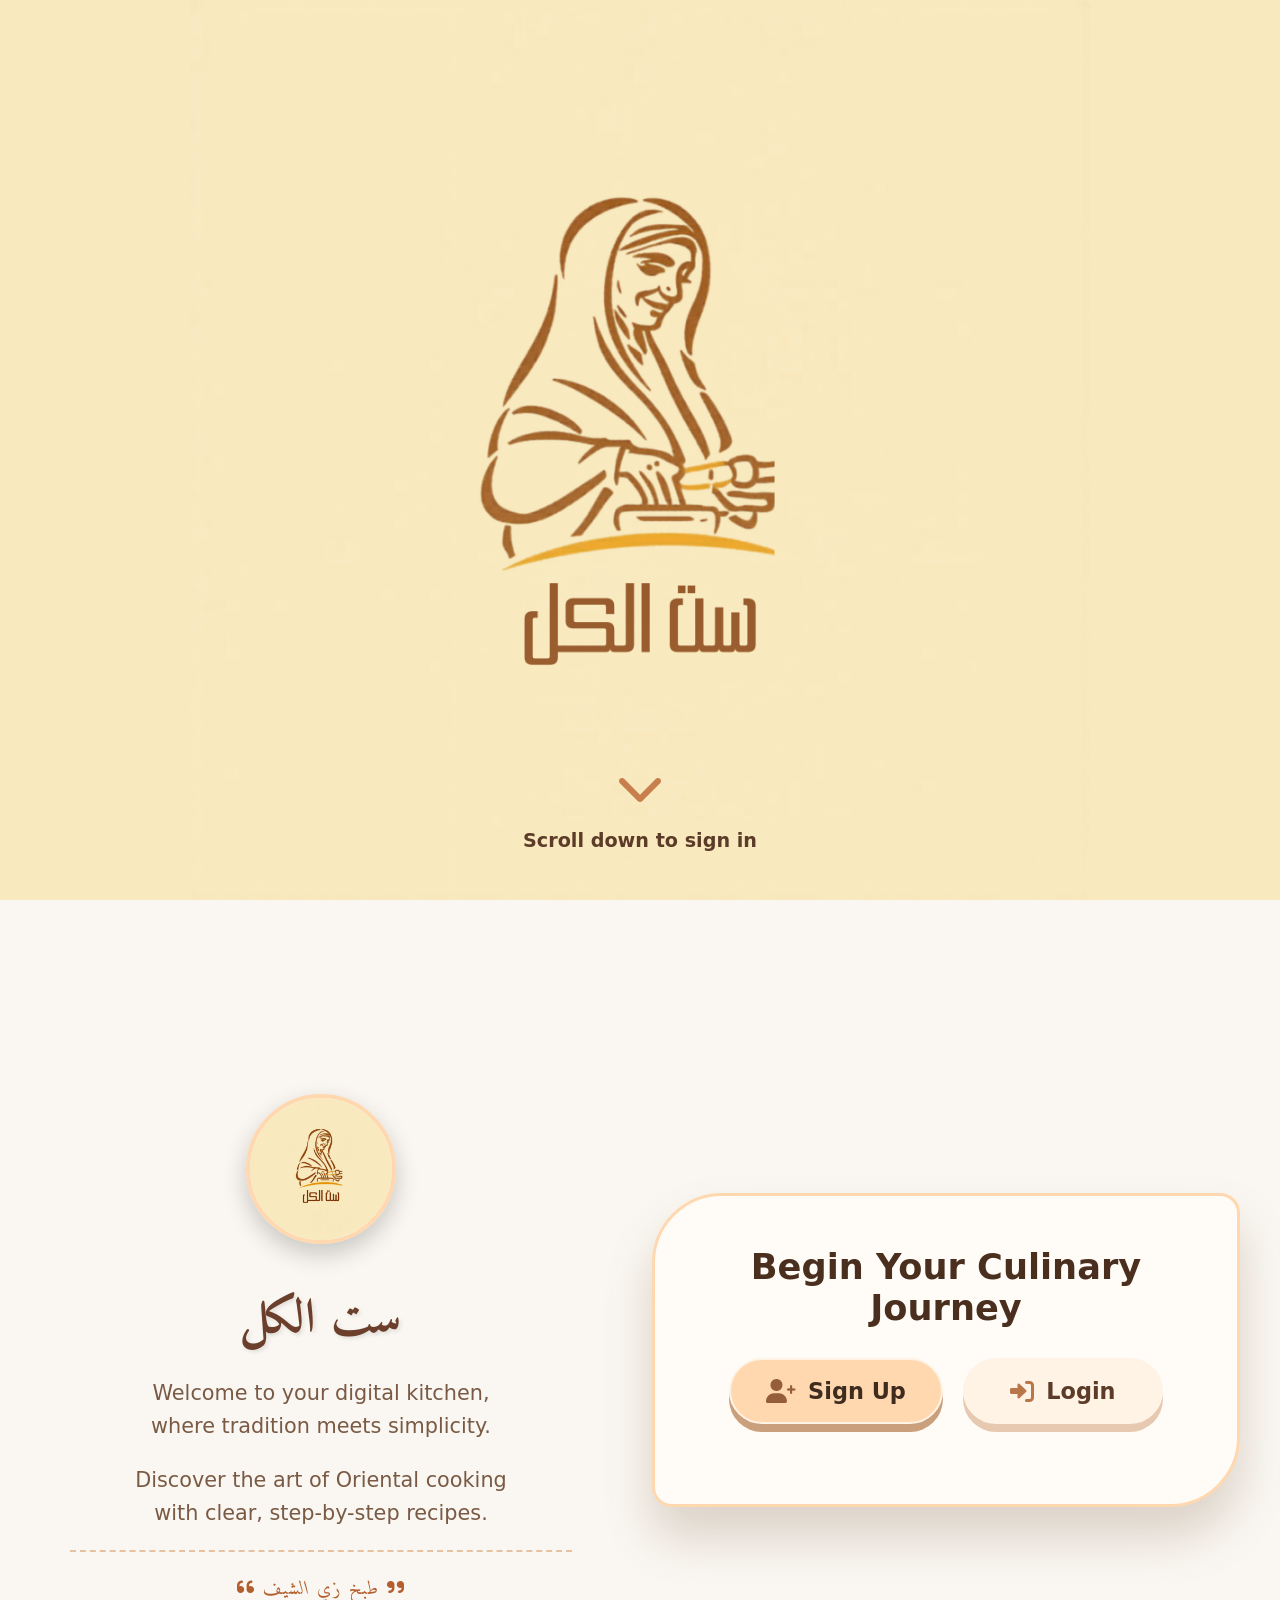
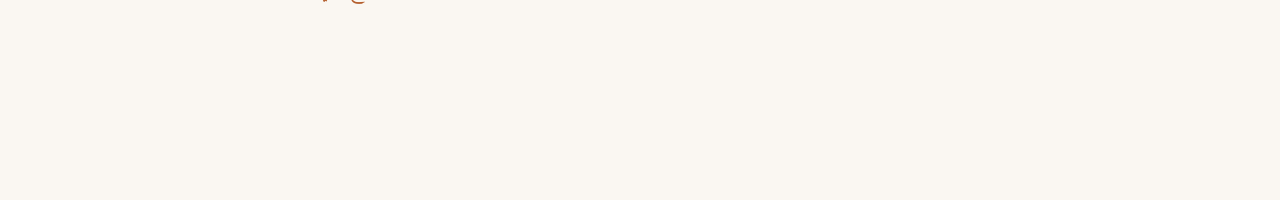
<file: Website/index.html>
<!DOCTYPE html>
<html lang="en">
<head>
    <meta charset="UTF-8">
    <meta name="viewport" content="width=device-width, initial-scale=1.0">
    <title>ست الكل · digital chef's guide</title>
    <link rel="stylesheet" href="https://cdnjs.cloudflare.com/ajax/libs/font-awesome/6.0.0-beta3/css/all.min.css">
    <link href="https://fonts.googleapis.com/css2?family=Amiri:wght@400;700&family=Scheherazade+New:wght@400;700&family=Lateef&display=swap" rel="stylesheet">
    <link rel="stylesheet" href="style.css">
</head>
<body>
    <!-- Hero Section -->
    <section class="hero-section">
        <div class="hero-image"></div>
        <div class="hero-overlay"></div>
        <div class="scroll-indicator" onclick="document.getElementById('signin').scrollIntoView({behavior: 'smooth'})">
            <i class="fas fa-chevron-down"></i>
            <p>Scroll down to sign in</p>
        </div>
    </section>

    <!-- Sign In Section -->
    <section id="signin" class="signin-section">
        <div class="signin-container">
            <div class="welcome-message">
                <div class="small-logo">
                    <img src="logoo.png" alt="ست الكل logo">
                </div>
                <h2 class="arabic-title">ست الكل</h2>
                <p>Welcome to your digital kitchen,<br>where tradition meets simplicity.</p>
                <p>Discover the art of Oriental cooking<br>with clear, step-by-step recipes.</p>
                <div class="quote">
                    <i class="fas fa-quote-left"></i> طبخ زي الشيف <i class="fas fa-quote-right"></i>
                </div>
            </div>
            <div class="signin-card">
                <h3>Begin Your Culinary Journey</h3>
                <div class="auth-buttons">
                    <button class="auth-btn-large" id="signupBtn">
                        <i class="fas fa-user-plus"></i> Sign Up
                    </button>
                    <button class="auth-btn-large secondary" id="loginBtn">
                        <i class="fas fa-sign-in-alt"></i> Login
                    </button>
                </div>
               
            </div>
        </div>
    </section>


    <!-- Main App -->
    <div id="mainApp">
        <div class="app-wrapper">
            <!-- Taskbar -->
            <div class="taskbar">
                <div class="logo-area" id="logoHomeBtn" title="Go to Home">
                    <div class="logo-icon">
                        <img src="logoo.png" alt="ست الكل logo">
                    </div>
                    <span class="site-name arabic-title">ست الكل</span>
                </div>

                <!-- Search Bar -->
                <div class="taskbar-search" id="taskbarSearchWrapper">
                    <input type="text" class="taskbar-search-input" id="taskbarSearchInput" placeholder="Search recipes…" autocomplete="off">
                    <i class="fas fa-search taskbar-search-icon"></i>
                    <div class="search-results-dropdown" id="searchResultsDropdown"></div>
                </div>

                <div class="user-actions">
                    <div class="favorites-container">
                        <button class="favorites-btn" id="favoritesBtn">
                            <i class="fas fa-heart"></i> Favorites
                            <span class="favorites-count" id="favoritesCount">0</span>
                        </button>
                        <div class="favorites-dropdown" id="favoritesDropdown">
                            <div class="favorites-header">
                                <h3>Your Favorite Recipes</h3>
                                <button class="clear-favorites" id="clearFavorites">Clear all</button>
                            </div>
                            <div class="favorites-list" id="favoritesList">
                                <div class="empty-favorites">No favorites yet. Start saving recipes!</div>
                            </div>
                        </div>
                    </div>
                    <button class="auth-btn" id="mainSignupBtn"><i class="fas fa-user-plus"></i> Sign up</button>
                    <button class="auth-btn" id="mainLoginBtn"><i class="fas fa-sign-in-alt"></i> Login</button>
                    <!-- Sign Out Button (hidden by default) -->
                    <button class="auth-btn" id="signOutBtn" style="display: none;"><i class="fas fa-sign-out-alt"></i> Sign Out</button>
                </div>
            </div>

            <!-- Admin Panel (hidden by default) -->
            <div id="adminPanel" class="admin-panel" style="display: none;">
                <div class="admin-header">
                    <h2><i class="fas fa-crown"></i> Admin Dashboard</h2>
                    <button class="close-admin" id="closeAdminBtn"><i class="fas fa-times"></i></button>
                </div>
                <div class="admin-tabs">
                    <button class="admin-tab active" data-tab="categories">Categories</button>
                    <button class="admin-tab" data-tab="recipes">Recipes</button>
                    <button class="admin-tab" data-tab="comments">Comments</button>
                </div>
                
                <!-- Categories Management -->
                <div id="adminCategories" class="admin-tab-content active">
                    <div class="admin-actions">
                        <button class="admin-action-btn" id="addCategoryBtn"><i class="fas fa-plus"></i> Add Category</button>
                    </div>
                    <div class="admin-list" id="categoriesList"></div>
                </div>

                <!-- Recipes Management -->
                <div id="adminRecipes" class="admin-tab-content">
                    <div class="admin-filters">
                        <select id="recipeCategoryFilter">
                            <option value="">All Categories</option>
                        </select>
                        <button class="admin-action-btn" id="addRecipeBtn"><i class="fas fa-plus"></i> Add Recipe</button>
                    </div>
                    <div class="admin-list" id="recipesList"></div>
                </div>

                <!-- Comments Management -->
                <div id="adminComments" class="admin-tab-content">
                    <div class="admin-filters">
                        <select id="commentRecipeFilter">
                            <option value="">All Recipes</option>
                        </select>
                    </div>
                    <div class="admin-list" id="adminCommentsList"></div>
                </div>
            </div>

            <!-- Category/Recipe Modals -->
            <div id="categoryModal" class="modal">
                <div class="modal-content">
                    <span class="close" onclick="closeModal('categoryModal')">&times;</span>
                    <h2 id="categoryModalTitle">Add Category</h2>
                    <form id="categoryForm" onsubmit="event.preventDefault(); saveCategory();">
                        <input type="hidden" id="categoryId">
                        
                        <label for="categoryName">Category Name:</label>
                        <input type="text" id="categoryName" required>
                        
                        <label for="categoryIcon">Icon (Font Awesome class):</label>
                        <input type="text" id="categoryIcon" value="fas fa-utensils" required>
                        <small>e.g., fas fa-leaf, fas fa-candy-cane, fas fa-truck</small>
                        
                        <button type="submit" class="auth-btn-large">Save Category</button>
                    </form>
                </div>
            </div>

            <div id="recipeModal" class="modal">
                <div class="modal-content recipe-modal">
                    <span class="close" onclick="closeModal('recipeModal')">&times;</span>
                    <h2 id="recipeModalTitle">Add Recipe</h2>
                    <form id="recipeForm" onsubmit="event.preventDefault(); saveRecipe();">
                        <input type="hidden" id="recipeId">
                        <input type="hidden" id="recipeCategoryKey">
                        
                        <div class="form-row">
                            <div class="form-group">
                                <label for="recipeName">Recipe Name:</label>
                                <input type="text" id="recipeName" required>
                            </div>
                            <div class="form-group">
                                <label for="recipeArabic">Arabic Name:</label>
                                <input type="text" id="recipeArabic" required>
                            </div>
                        </div>

                        <div class="form-row">
                            <div class="form-group">
                                <label for="recipeCategory">Category:</label>
                                <select id="recipeCategory" required></select>
                            </div>
                            <div class="form-group">
                                <label for="recipeTime">Prep Time:</label>
                                <input type="text" id="recipeTime" value="30 min" required>
                            </div>
                        </div>

                        <div class="form-row">
                            <div class="form-group">
                                <label for="recipeDifficulty">Difficulty:</label>
                                <select id="recipeDifficulty" required>
                                    <option value="Easy">Easy</option>
                                    <option value="Medium">Medium</option>
                                    <option value="Hard">Hard</option>
                                </select>
                            </div>
                            <div class="form-group">
                                <label for="recipeServings">Servings:</label>
                                <input type="text" id="recipeServings" value="4 servings" required>
                            </div>
                        </div>

                        <!-- NEW CALORIE FIELDS -->
                        <div class="form-row">
                            <div class="form-group">
                                <label for="recipeCalories">🔥 Calories (per serving):</label>
                                <input type="number" id="recipeCalories" value="400" required>
                            </div>
                            <div class="form-group">
                                <label for="recipeProtein">💪 Protein (g):</label>
                                <input type="number" id="recipeProtein" value="20" required>
                            </div>
                        </div>
                        <div class="form-row">
                            <div class="form-group">
                                <label for="recipeCarbs">🍚 Carbs (g):</label>
                                <input type="number" id="recipeCarbs" value="40" required>
                            </div>
                            <div class="form-group">
                                <label for="recipeFats">🥑 Fats (g):</label>
                                <input type="number" id="recipeFats" value="15" required>
                            </div>
                        </div>

                        <label for="recipeDescription">Description:</label>
                        <textarea id="recipeDescription" rows="3" required></textarea>

                        <label for="recipeEmoji">Emoji:</label>
                        <input type="text" id="recipeEmoji" value="🍽️" required>

                        <label for="recipeImage">Image Filename:</label>
                        <input type="text" id="recipeImage" placeholder="e.g., dish.jpeg">

                        <label for="recipeTags">Tags (comma separated):</label>
                        <input type="text" id="recipeTags" placeholder="Easy, Oriental, Quick" required>

                        <label for="recipeIngredients">Ingredients (one per line):</label>
                        <textarea id="recipeIngredients" rows="5" required></textarea>

                        <label for="recipeInstructions">Instructions (one per line):</label>
                        <textarea id="recipeInstructions" rows="8" required></textarea>

                        <button type="submit" class="auth-btn-large">Save Recipe</button>
                    </form>
                </div>
            </div>

            <!-- Welcome & Categories -->
            <div class="categories-welcome">
                ✨ Choose a category to begin your culinary journey ✨
            </div>

            <!-- Calorie Search - Collapsible -->
<div class="calorie-search-wrapper">
    <button class="calorie-toggle-btn" id="calorieToggleBtn">
        <i class="fas fa-fire-flame"></i>
        <span>Search by Calories</span>
        <i class="fas fa-chevron-down toggle-icon"></i>
    </button>
    
    <div class="calorie-search-container" id="calorieSearchContainer" style="display: none;">
        <div class="calorie-search-box">
            <h3><i class="fas fa-fire-flame"></i> Filter by Calories</h3>
            <div class="calorie-range">
                <div class="range-inputs">
                    <div class="input-group">
                        <label>Min (kcal)</label>
                        <input type="number" id="calorieMin" placeholder="0" value="0" min="0" max="680" step="1">
                    </div>
                    <span class="range-separator">—</span>
                    <div class="input-group">
                        <label>Max (kcal)</label>
                        <input type="number" id="calorieMax" placeholder="680" value="680" min="0" max="680" step="1">
                    </div>
                    <button id="applyCalorieFilter" class="calorie-filter-btn">
                        <i class="fas fa-search"></i> Search
                    </button>
                    <button id="clearCalorieFilter" class="calorie-clear-btn">
                        <i class="fas fa-times"></i> Clear
                    </button>
                </div>
                <div class="calorie-hint">
                    <i class="fas fa-info-circle"></i> 
                    <span>Showing recipes with <span id="calorieRangeDisplay">0 - 680</span> calories</span>
                </div>
            </div>
        </div>
    </div>
</div>

            <div class="category-icons" id="categoryIcons">
                <!-- Categories will be dynamically loaded -->
            </div>

            <!-- Back Button -->
            <button class="back-button" id="backButton" style="display: none;">
                <i class="fas fa-arrow-left"></i> Back to Categories
            </button>

            <!-- Categories Container -->
            <div id="categoriesContainer"></div>

            <!-- Recipe Detail Page -->
            <div id="recipeDetailPage" class="recipe-detail-page">
                <div class="detail-nav">
                    <button class="back-to-category" id="backToCategoryBtn">
                        <i class="fas fa-arrow-left"></i> Back
                    </button>
                    <div class="detail-actions">
                        <button class="detail-favorite-btn" id="detailFavoriteBtn">
                            <i class="far fa-heart"></i> Add to Favorites
                        </button>
                        <!-- Admin recipe actions (hidden by default) -->
                        <div class="admin-recipe-actions" id="adminRecipeActions" style="display: none;">
                            <button class="detail-edit-btn" id="editRecipeBtn"><i class="fas fa-edit"></i> Edit</button>
                            <button class="detail-delete-btn" id="deleteRecipeBtn"><i class="fas fa-trash"></i> Delete</button>
                        </div>
                    </div>
                </div>
                <div class="detail-header-section">
                    <span class="detail-category-tag" id="detailCategory">Street Food</span>
                    <h1 class="detail-title" id="detailTitle">Kebda (Liver Sandwich)</h1>
                    <div class="detail-title-arabic" id="detailArabic">كبدة</div>
                    <div class="detail-description" id="detailDescription">
                        Spiced sautéed liver with peppers and onions, served in a soft roll. Bold flavors, pure street food energy.
                    </div>
                    <!-- NEW CALORIE CARD -->
                    <div class="calorie-card" id="calorieCard">
                        <div class="calorie-header">
                            <i class="fas fa-fire-flame"></i>
                            <span class="calorie-value" id="detailCalories">0</span>
                            <span class="calorie-unit">kcal</span>
                            <span class="per-serving">per serving</span>
                        </div>
                        <div class="macro-row">
                            <div class="macro-item protein">
                                <i class="fas fa-dumbbell"></i>
                                <span class="macro-label">Protein</span>
                                <span class="macro-value" id="detailProtein">0</span>
                                <span class="macro-unit">g</span>
                            </div>
                            <div class="macro-item carbs">
                                <i class="fas fa-bread-slice"></i>
                                <span class="macro-label">Carbs</span>
                                <span class="macro-value" id="detailCarbs">0</span>
                                <span class="macro-unit">g</span>
                            </div>
                            <div class="macro-item fats">
                                <i class="fas fa-oil-can"></i>
                                <span class="macro-label">Fats</span>
                                <span class="macro-value" id="detailFats">0</span>
                                <span class="macro-unit">g</span>
                            </div>
                        </div>
                    </div>
                </div>
                <div class="detail-tags" id="detailTags"></div>
                <div class="detail-meta" id="detailMeta">
                    <span class="meta-item"><i class="far fa-clock"></i> <span id="detailTime">15 min</span></span>
                    <span class="meta-item"><i class="fas fa-utensils"></i> <span id="detailServings">4 servings</span></span>
                    <span class="meta-item"><i class="fas fa-chart-line"></i> <span id="detailDifficulty">Easy</span></span>
                </div>
                <div class="ingredients-section">
                    <h2 class="section-title">Ingredients</h2>
                    <ul class="ingredients-list" id="ingredientsList"></ul>
                </div>
                <div class="instructions-section">
                    <h2 class="section-title">Instructions</h2>
                    <ol class="instructions-list" id="instructionsList"></ol>
                </div>
                <div class="comments-section">
                    <div class="comments-header">
                        <h2 class="comments-title">Comments</h2>
                        <span class="comment-count" id="commentCount">0 comments</span>
                    </div>
                    <div class="comment-form" id="commentForm">
                        <textarea placeholder="Share your thoughts about this recipe..."></textarea>
                        <div class="comment-form-footer">
                            <div class="login-prompt" id="loginPrompt">
                                <a href="#" id="signInToComment">Sign in</a> to leave a comment
                            </div>
                            <button class="auth-btn" id="postCommentBtn" style="display: none;">Post Comment</button>
                        </div>
                    </div>
                    <div class="comments-list" id="commentsList">
                        <!-- Comments will be dynamically loaded here -->
                    </div>
                </div>
            </div>
            <footer>👩‍🍳 ست الكل — clear, structured recipes, just like a digital chef</footer>
        </div>
    </div>

    <!-- Sign Up Modal -->
    <div id="signupModal" class="modal">
        <div class="modal-content">
            <span class="close" onclick="closeModal('signupModal')">&times;</span>
            <h2>Sign Up</h2>
            <form id="signupForm" onsubmit="event.preventDefault(); handleSignup();">
                <label for="signupName">Name:</label>
                <input type="text" id="signupName" required>
                <span id="signupNameError" class="error"></span>

                <label for="signupEmail">Email:</label>
                <input type="email" id="signupEmail" required>
                <span id="signupEmailError" class="error"></span>

                <label for="signupPhone">Phone (optional):</label>
                <input type="text" id="signupPhone">
                <span id="signupPhoneError" class="error"></span>

                <label for="signupPassword">Password (min 6 characters):</label>
                <input type="password" id="signupPassword" required>
                <span id="signupPasswordError" class="error"></span>

                <label for="signupConfirm">Password Confirm:</label>
                <input type="password" id="signupConfirm" required>
                <span id="signupConfirmError" class="error"></span>

                <button type="submit" class="auth-btn-large">Create Account</button>
            </form>
        </div>
    </div>

    <!-- Login Modal -->
    <div id="loginModal" class="modal">
        <div class="modal-content">
            <span class="close" onclick="closeModal('loginModal')">&times;</span>
            <h2>Login</h2>
            <form id="loginForm" onsubmit="event.preventDefault(); handleLogin();">
                <label for="loginEmail">Email:</label>
                <input type="email" id="loginEmail" required>
                <span id="loginEmailError" class="error"></span>

                <label for="loginPassword">Password:</label>
                <input type="password" id="loginPassword" required>
                <span id="loginPasswordError" class="error"></span>

                <button type="submit" class="auth-btn-large">Log In</button>
            </form>
        </div>
    </div>

                <script src="script.js"></script>
</body>
</html>
</file>
<file: Website/style.css>
/* ========== RESET & BASE ========== */
* {
    margin: 0;
    padding: 0;
    box-sizing: border-box;
    font-family: 'Segoe UI', Roboto, system-ui, sans-serif;
}

body {
    background-color: #faf7f2;
    color: #2e241f;
    min-height: 100vh;
}

html {
    scroll-behavior: smooth;
}

/* ========== ARABIC FONT STYLES ========== */
.arabic-title, 
.site-name, 
.welcome-message h2,
.quote {
    font-family: 'Amiri', 'Scheherazade New', 'Lateef', 'Traditional Arabic', 'Times New Roman', serif;
    font-weight: 700;
    letter-spacing: 1px;
    text-rendering: optimizeLegibility;
    -webkit-font-smoothing: antialiased;
    -moz-osx-font-smoothing: grayscale;
}

.welcome-message h2 {
    font-size: 3.5rem;
    font-weight: 700;
    color: #000000;
    text-shadow: 2px 2px 4px rgba(0,0,0,0.1);
}

.site-name {
    font-size: 2.6rem;
    font-weight: 700;
    color: #000000;
    letter-spacing: 1px;
}

.quote {
    font-size: 1.4rem;
    font-weight: 400;
    color: #000000;
}

/* ========== HERO SECTION ========== */
.hero-section {
    height: 100vh;
    width: 100%;
    position: relative;
    display: flex;
    align-items: center;
    justify-content: center;
    background-color: #f8eabe;
    overflow: hidden;
}

.hero-image {
    position: absolute;
    top: 0;
    left: 0;
    width: 100%;
    height: 100%;
    background-image: url('logoo.png');
    background-size: contain;
    background-position: center center;
    background-repeat: no-repeat;
    z-index: 1;
}

.hero-overlay {
    position: absolute;
    top: 0;
    left: 0;
    width: 100%;
    height: 100%;
    background: linear-gradient(to bottom, rgba(248, 234, 190, 0.1), rgba(248, 234, 190, 0.3));
    z-index: 2;
}

.scroll-indicator {
    position: absolute;
    bottom: 40px;
    left: 50%;
    transform: translateX(-50%);
    z-index: 3;
    text-align: center;
    color: #6b3f2b;
    animation: bounce 2s infinite;
    cursor: pointer;
}

@keyframes bounce {
    0%, 20%, 50%, 80%, 100% { transform: translateY(0) translateX(-50%); }
    40% { transform: translateY(-30px) translateX(-50%); }
    60% { transform: translateY(-15px) translateX(-50%); }
}

.scroll-indicator i {
    font-size: 3rem;
    color: #c97e4d;
    text-shadow: 0 2px 10px rgba(248, 234, 190, 0.8);
}

.scroll-indicator p {
    font-size: 1.2rem;
    font-weight: 600;
    margin-top: 10px;
    background-color: rgba(248, 234, 190, 0.9);
    padding: 8px 20px;
    border-radius: 40px;
    backdrop-filter: blur(4px);
    color: #5c3b28;
}

/* ========== SIGN IN SECTION ========== */
.signin-section {
    min-height: 100vh;
    width: 100%;
    display: flex;
    align-items: center;
    justify-content: center;
    padding: 40px 20px;
    background-color: #faf7f2;
}

.signin-container {
    max-width: 1200px;
    width: 100%;
    display: flex;
    flex-direction: row;
    align-items: center;
    justify-content: center;
    gap: 50px;
    flex-wrap: wrap;
}

.welcome-message {
    flex: 1;
    min-width: 300px;
    text-align: center;
    padding: 30px;
}

.small-logo {
    margin-bottom: 30px;
}

.small-logo img {
    width: 150px;
    height: 150px;
    border-radius: 50%;
    object-fit: cover;
    border: 4px solid #ffd8b0;
    box-shadow: 0 10px 25px rgba(0,0,0,0.2);
}

.welcome-message h2 {
    font-size: 3rem;
    color: #6b3f2b;
    margin-bottom: 15px;
}

.welcome-message p {
    font-size: 1.3rem;
    color: #7a5a44;
    margin-bottom: 20px;
    line-height: 1.6;
}

.welcome-message .quote {
    font-style: italic;
    font-size: 1.2rem;
    color: #b45f2e;
    border-top: 2px dashed #e4c2a2;
    padding-top: 20px;
}

.signin-card {
    flex: 1;
    min-width: 400px;
    background-color: #fffcf7;
    border-radius: 70px 20px 70px 20px;
    padding: 50px 40px;
    box-shadow: 0 30px 50px rgba(100, 60, 30, 0.2);
    border: 3px solid #ffd8b0;
}

.signin-card h3 {
    font-size: 2.2rem;
    color: #4a2f1f;
    margin-bottom: 30px;
    text-align: center;
}

.auth-buttons {
    display: flex;
    gap: 20px;
    justify-content: center;
    flex-wrap: wrap;
    margin-bottom: 30px;
}

.auth-btn-large {
    background-color: #ffd8b0;
    border: none;
    padding: 18px 35px;
    border-radius: 50px;
    font-size: 1.4rem;
    font-weight: 600;
    color: #3f2c1e;
    cursor: pointer;
    box-shadow: 0 8px 0 #ca9f7c;
    transition: 0.1s ease;
    display: inline-flex;
    align-items: center;
    gap: 12px;
    border: 2px solid #fff3e6;
    min-width: 200px;
    justify-content: center;
}

.auth-btn-large i {
    font-size: 1.5rem;
    color: #965d3b;
}

.auth-btn-large:active {
    transform: translateY(6px);
    box-shadow: 0 2px 0 #ca9f7c;
}

.auth-btn-large.secondary {
    background-color: #fff3e6;
    color: #5c3b28;
    box-shadow: 0 8px 0 #e6c9b0;
}

.auth-btn-large.secondary i {
    color: #b8764b;
}

.admin-link {
    text-align: center;
    margin-top: 25px;
    padding-top: 25px;
    border-top: 2px dashed #e4c2a2;
}

.admin-link a {
    color: #b45f2e;
    font-weight: 600;
    text-decoration: none;
    font-size: 1.2rem;
    padding: 10px 25px;
    display: inline-block;
    background-color: #faf0e6;
    border-radius: 40px;
}

.admin-link a:hover {
    background-color: #ffd8b0;
}

/* ========== MAIN APP ========== */
#mainApp {
    display: none;
    opacity: 0;
    transition: opacity 0.4s;
    position: relative;
    min-height: 100vh;
}

#mainApp::before {
    content: '';
    position: fixed;
    top: 0;
    left: 0;
    width: 100%;
    height: 100%;
    background-image: url('background.jpeg');
    background-size: cover;
    background-position: center;
    background-repeat: no-repeat;
    background-attachment: fixed;
    opacity: 0.4;
    z-index: -1;
    pointer-events: none;
}

.app-wrapper {
    max-width: 1400px;
    margin: 0 auto;
    padding: 0 20px;
    position: relative;
    z-index: 2;
}

/* ========== TASKBAR - ALWAYS STICKY AT TOP ========== */
.taskbar {
    background-color: #ffd8b0 !important;
    padding: 10px 30px !important;
    border-radius: 0 0 40px 40px !important;
    display: flex !important;
    align-items: center !important;
    justify-content: space-between !important;
    flex-wrap: wrap !important;
    box-shadow: 0 6px 20px rgba(180, 120, 60, 0.35) !important;
    position: fixed !important;
    top: 0 !important;
    left: 0 !important;
    right: 0 !important;
    width: 100% !important;
    z-index: 999999 !important;
    transition: box-shadow 0.3s ease !important;
}
/* Spacer to prevent content from hiding under the fixed taskbar */
.taskbar-spacer {
    height: 90px;
    display: block;
    width: 100%;
}
/* Ensure the taskbar stays at the very top */
body {
    margin: 0 !important;
    padding: 0 !important;
    padding-top: 0 !important;
}

/* Add padding to app-wrapper so content doesn't hide under the fixed taskbar */
.app-wrapper {
    padding-top: 130px !important;
}

.logo-area {
    display: flex;
    align-items: center;
    gap: 15px;
    cursor: pointer;
    border-radius: 50px;
    padding: 4px 12px 4px 4px;
    transition: background-color 0.2s ease, transform 0.15s ease;
    text-decoration: none;
}

.logo-area:hover {
    background-color: rgba(255, 255, 255, 0.45);
    transform: scale(1.03);
}

/* ========== TASKBAR SEARCH BAR ========== */
.taskbar-search {
    display: flex;
    align-items: center;
    position: relative;
    flex: 1;
    max-width: 320px;
    margin: 0 20px;
}

.taskbar-search-input {
    width: 100%;
    padding: 10px 42px 10px 18px;
    border-radius: 40px;
    border: 2px solid #fff3e6;
    background-color: white;
    font-size: 0.95rem;
    color: #4a2f1f;
    outline: none;
    box-shadow: 0 2px 6px rgba(0,0,0,0.06);
    transition: border-color 0.2s, box-shadow 0.2s;
}

.taskbar-search-input:focus {
    border-color: #c97e4d;
    box-shadow: 0 3px 12px rgba(201, 126, 77, 0.2);
}

.taskbar-search-input::placeholder {
    color: #b89880;
}

.taskbar-search-icon {
    position: absolute;
    right: 14px;
    color: #c97e4d;
    font-size: 1rem;
    pointer-events: none;
}

/* Search Results Dropdown */
.search-results-dropdown {
    position: absolute;
    top: calc(100% + 8px);
    left: 0;
    right: 0;
    background: white;
    border-radius: 20px;
    box-shadow: 0 10px 30px rgba(100, 60, 30, 0.18);
    border: 2px solid #ffd8b0;
    max-height: 340px;
    overflow-y: auto;
    z-index: 2000;
    display: none;
}

.search-results-dropdown.visible {
    display: block;
}

.search-result-item {
    display: flex;
    align-items: center;
    gap: 12px;
    padding: 12px 18px;
    cursor: pointer;
    transition: background-color 0.15s;
    border-bottom: 1px solid #fff3e6;
}

.search-result-item:last-child {
    border-bottom: none;
}

.search-result-item:hover {
    background-color: #fff5eb;
}

.search-result-emoji {
    font-size: 1.5rem;
    width: 36px;
    text-align: center;
    flex-shrink: 0;
}

.search-result-info {
    flex: 1;
    min-width: 0;
}

.search-result-name {
    font-weight: 700;
    color: #4a2f1f;
    font-size: 0.95rem;
    white-space: nowrap;
    overflow: hidden;
    text-overflow: ellipsis;
}

.search-result-arabic {
    font-family: 'Amiri', serif;
    color: #b45f2e;
    font-size: 0.85rem;
}

.search-result-category {
    font-size: 0.75rem;
    background-color: #ffd8b0;
    color: #6b3f2b;
    padding: 3px 10px;
    border-radius: 20px;
    font-weight: 600;
    flex-shrink: 0;
}

.search-no-results {
    padding: 20px;
    text-align: center;
    color: #b89880;
    font-size: 0.95rem;
}

.search-no-results i {
    display: block;
    font-size: 1.8rem;
    margin-bottom: 8px;
    color: #ddb990;
}

@media (max-width: 768px) {
    .taskbar-search {
        order: 3;
        max-width: 100%;
        margin: 8px 0 0 0;
        flex-basis: 100%;
    }
    .taskbar {
        flex-wrap: wrap;
    }
}

.logo-icon img {
    width: 70px;
    height: 70px;
    border-radius: 50%;
    object-fit: cover;
    border: 3px solid #fff3e6;
    box-shadow: 0 4px 8px rgba(0,0,0,0.15);
}

.site-name {
    font-size: 2.4rem;
    font-weight: 700;
    color: #4a2f1f;
}

.user-actions {
    display: flex;
    gap: 15px;
    align-items: center;
}

.favorites-btn {
    background-color: white;
    border: none;
    padding: 10px 24px;
    border-radius: 40px;
    font-size: 1rem;
    font-weight: 600;
    color: #4a3729;
    cursor: pointer;
    box-shadow: 0 2px 6px rgba(0,0,0,0.05);
    display: flex;
    align-items: center;
    gap: 8px;
    border: 1px solid #ffeada;
    position: relative;
}

.favorites-btn i {
    color: #ff4d4d;
    font-size: 1.2rem;
}

.favorites-count {
    background-color: #ff4d4d;
    color: white;
    border-radius: 50%;
    width: 22px;
    height: 22px;
    display: flex;
    align-items: center;
    justify-content: center;
    font-size: 0.8rem;
    font-weight: bold;
    position: absolute;
    top: -5px;
    right: -5px;
}

.auth-btn {
    background-color: white;
    border: none;
    padding: 10px 24px;
    border-radius: 40px;
    font-size: 1rem;
    font-weight: 600;
    color: #4a3729;
    cursor: pointer;
    box-shadow: 0 2px 6px rgba(0,0,0,0.05);
    display: flex;
    align-items: center;
    gap: 8px;
    border: 1px solid #ffeada;
}

.auth-btn i {
    color: #c97e4d;
}

.admin-badge {
    background-color: #5e3c28;
    color: #ffd8b0;
    padding: 4px 12px;
    border-radius: 30px;
    font-size: 0.8rem;
    font-weight: 400;
    margin-right: 8px;
}

/* ========== FAVORITES DROPDOWN ========== */
.favorites-dropdown {
    position: absolute;
    top: 100%;
    right: 0;
    background-color: white;
    border-radius: 30px;
    box-shadow: 0 10px 30px rgba(0,0,0,0.15);
    padding: 20px;
    min-width: 300px;
    max-width: 400px;
    max-height: 400px;
    overflow-y: auto;
    z-index: 1000;
    display: none;
    border: 2px solid #ffd8b0;
    margin-top: 10px;
}

.favorites-dropdown.show {
    display: block;
}

.favorites-header {
    display: flex;
    justify-content: space-between;
    align-items: center;
    margin-bottom: 15px;
    padding-bottom: 10px;
    border-bottom: 2px dashed #e4c2a2;
}

.favorites-header h3 {
    font-size: 1.3rem;
    color: #4a2f1f;
}

.clear-favorites {
    background: none;
    border: none;
    color: #ff884d;
    cursor: pointer;
    font-size: 0.9rem;
    text-decoration: underline;
}

.favorites-list {
    list-style: none;
}

.favorite-item {
    display: flex;
    justify-content: space-between;
    align-items: center;
    padding: 10px;
    border-bottom: 1px solid #f5deca;
}

.favorite-item:last-child {
    border-bottom: none;
}

.favorite-info {
    display: flex;
    flex-direction: column;
}

.favorite-name {
    font-weight: 600;
    color: #4a2f1f;
}

.favorite-category {
    font-size: 0.8rem;
    color: #b45f2e;
}

.remove-favorite {
    background: none;
    border: none;
    color: #ff884d;
    cursor: pointer;
    font-size: 1rem;
}

.empty-favorites {
    text-align: center;
    color: #ab8a70;
    padding: 20px;
    font-style: italic;
}

/* ========== CATEGORIES ========== */
.categories-welcome {
    text-align: center;
    margin: 20px 0 40px;
    font-size: 1.8rem;
    color: #7a5a44;
    font-style: italic;
    background-color: rgba(255, 245, 235, 0.85);
    backdrop-filter: blur(5px);
    padding: 20px;
    border-radius: 60px;
    display: inline-block;
    width: auto;
    margin-left: auto;
    margin-right: auto;
    border: 2px solid #ffd8b0;
}

.category-icons {
    display: flex;
    justify-content: center;
    gap: 60px;
    flex-wrap: wrap;
    margin: 40px 0 50px;
    padding: 30px;
}

.category-icon-item {
    display: flex;
    flex-direction: column;
    align-items: center;
    cursor: pointer;
    transition: transform 0.3s ease;
    width: 250px;
}

.category-icon-item:hover {
    transform: translateY(-15px);
}

.icon-circle {
    width: 200px;
    height: 200px;
    background-color: rgba(255, 255, 255, 0.95);
    border-radius: 50%;
    display: flex;
    align-items: center;
    justify-content: center;
    margin-bottom: 20px;
    border: 5px solid #ffd8b0;
    box-shadow: 0 15px 30px rgba(201, 126, 77, 0.2);
    transition: all 0.3s ease;
    backdrop-filter: blur(5px);
    overflow: hidden;
}

.category-image {
    width: 100%;
    height: 100%;
    object-fit: cover;
    border-radius: 50%;
    transition: transform 0.3s ease;
}

.category-icon-item:hover .category-image {
    transform: scale(1.1);
}

.icon-circle i {
    font-size: 6rem;
    color: #c97e4d;
}

.icon-circle .icon-group {
    display: flex;
    gap: 15px;
}

.icon-circle .icon-group i {
    font-size: 4.5rem;
}

.category-icon-item span {
    font-size: 1.8rem;
    font-weight: 600;
    color: #4a3729;
    text-align: center;
    background-color: rgba(255, 245, 235, 0.85);
    backdrop-filter: blur(5px);
    padding: 8px 20px;
    border-radius: 40px;
    width: 100%;
    border: 2px solid #ffd8b0;
}

.back-button {
    display: inline-flex;
    align-items: center;
    gap: 10px;
    background-color: #ffd8b0;
    border: none;
    padding: 15px 30px;
    border-radius: 50px;
    font-size: 1.2rem;
    font-weight: 600;
    color: #3f2c1e;
    cursor: pointer;
    margin-bottom: 30px;
    box-shadow: 0 5px 0 #ca9f7c;
    transition: 0.1s ease;
}

.back-button i {
    font-size: 1.3rem;
}

.back-button:active {
    transform: translateY(5px);
    box-shadow: 0 0 0 #ca9f7c;
}

.back-button:hover {
    background-color: #ffcba0;
}

#categoriesContainer {
    margin-top: 30px;
    display: none;
}

#categoriesContainer.visible {
    display: block;
}

.category-section {
    margin: 40px 0 20px;
}

.category-title {
    font-size: 2.2rem;
    font-weight: 600;
    margin-bottom: 30px;
    border-left: 15px solid #ffb77a;
    padding-left: 25px;
    color: #3e2c1d;
    display: flex;
    align-items: center;
    gap: 15px;
    background-color: rgba(255, 245, 235, 0.85);
    backdrop-filter: blur(5px);
    padding: 15px 25px;
    border-radius: 60px;
    width: fit-content;
    border: 2px solid #ffd8b0;
}

.category-title i {
    color: #c97e4d;
    font-size: 2.5rem;
}

.category-title .icon-group {
    display: flex;
    align-items: center;
    gap: 8px;
}

.category-title .icon-group i {
    font-size: 2.3rem;
}

.recipe-grid {
    display: grid;
    grid-template-columns: repeat(3, 1fr);
    gap: 30px;
    padding: 20px 0 40px;
}

.recipe-card-grid {
    background: rgba(255, 255, 255, 0.95);
    backdrop-filter: blur(5px);
    border-radius: 60px 20px 60px 20px;
    box-shadow: 0 15px 25px -8px rgba(110, 70, 40, 0.2);
    overflow: hidden;
    transition: 0.2s;
    border: 1px solid #f5deca;
    cursor: pointer;
    display: flex;
    flex-direction: column;
}

.recipe-card-grid:hover {
    transform: translateY(-5px);
    box-shadow: 0 25px 35px -10px #bd8f6b;
}

/* ========== LARGER IMAGES ========== */
.recipe-img-grid {
    height: 250px;
    background-color: #ffd8b0;
    display: flex;
    align-items: center;
    justify-content: center;
    color: #6d4c34;
    font-size: 4rem;
    background-size: cover !important;
    background-position: center !important;
    background-repeat: no-repeat !important;
    border-bottom: 3px solid #ffd8b0;
}

.recipe-info-grid {
    padding: 25px 20px 25px;
}

.recipe-name-grid {
    font-weight: 700;
    font-size: 1.5rem;
    margin-bottom: 10px;
    color: #4a2f1f;
}

.recipe-name-arabic {
    font-size: 1.2rem;
    color: #b45f2e;
    margin-bottom: 15px;
    font-style: italic;
}

.recipe-description {
    font-size: 1rem;
    color: #7a5a44;
    margin: 15px 0;
    line-height: 1.5;
    min-height: 75px;
}

.recipe-meta-grid {
    display: flex;
    justify-content: space-between;
    align-items: center;
    color: #916b4d;
    font-size: 1rem;
    margin: 15px 0 10px;
    padding-top: 10px;
    border-top: 1px dashed #e4c2a2;
}

.time-badge, .difficulty-badge {
    display: flex;
    align-items: center;
    gap: 5px;
}

.servings {
    background-color: #ffd8b0;
    padding: 5px 15px;
    border-radius: 30px;
    font-size: 0.95rem;
    font-weight: 600;
    color: #4a2f1f;
    display: inline-block;
}

.favorite-icon {
    color: #ff884d;
    margin-top: 15px;
    font-size: 1.1rem;
    border-top: 1px dashed #e4c2a2;
    padding-top: 15px;
    display: flex;
    align-items: center;
    gap: 8px;
    transition: all 0.2s ease;
}

.favorite-icon i {
    font-size: 1.3rem;
}

.favorite-icon:hover {
    color: #ff4d4d;
}

.favorite-icon.active {
    color: #ff4d4d;
}

.favorite-icon.active i {
    font-weight: 900;
}

/* ========== RECIPE DETAIL PAGE ========== */
.recipe-detail-page {
    background-color: rgba(255, 255, 255, 0.95);
    backdrop-filter: blur(5px);
    border-radius: 60px 20px 60px 20px;
    padding: 40px;
    margin: 30px 0 50px;
    border: 3px solid #ffd8b0;
    box-shadow: 0 20px 40px rgba(0,0,0,0.1);
    display: none;
}

.recipe-detail-page.visible {
    display: block;
}

.detail-nav {
    display: flex;
    justify-content: space-between;
    align-items: center;
    margin-bottom: 30px;
    padding-bottom: 20px;
    border-bottom: 2px dashed #e4c2a2;
}

.back-to-category {
    display: flex;
    align-items: center;
    gap: 10px;
    background: none;
    border: none;
    color: #b45f2e;
    font-size: 1.2rem;
    font-weight: 600;
    cursor: pointer;
    padding: 10px 20px;
    border-radius: 40px;
    transition: all 0.2s ease;
}

.back-to-category:hover {
    background-color: #ffd8b0;
    color: #4a2f1f;
}

.detail-favorite-btn {
    display: flex;
    align-items: center;
    gap: 8px;
    background-color: white;
    border: 2px solid #ffd8b0;
    padding: 12px 25px;
    border-radius: 40px;
    font-size: 1.1rem;
    font-weight: 600;
    color: #4a3729;
    cursor: pointer;
    transition: all 0.2s ease;
}

.detail-favorite-btn i {
    color: #ff4d4d;
    font-size: 1.3rem;
}

.detail-favorite-btn:hover {
    background-color: #ffe1c6;
    transform: scale(1.05);
}

.detail-favorite-btn.active {
    background-color: #ffe1c6;
}

.detail-header-section {
    margin-bottom: 30px;
}

.detail-category-tag {
    display: inline-block;
    background-color: #ffd8b0;
    padding: 8px 20px;
    border-radius: 40px;
    font-size: 1rem;
    font-weight: 600;
    color: #4a2f1f;
    margin-bottom: 15px;
}

.detail-title {
    font-size: 3rem;
    color: #4a2f1f;
    margin-bottom: 15px;
    line-height: 1.2;
}

.detail-title-arabic {
    font-size: 1.8rem;
    color: #b45f2e;
    margin-bottom: 20px;
    font-style: italic;
}

.detail-description {
    font-size: 1.2rem;
    color: #7a5a44;
    line-height: 1.6;
    margin-bottom: 25px;
    padding: 20px;
    background-color: rgba(255, 216, 176, 0.2);
    border-radius: 30px;
    border-left: 5px solid #ffb77a;
}

.detail-tags {
    display: flex;
    gap: 15px;
    flex-wrap: wrap;
    margin-bottom: 30px;
}

.tag {
    background-color: #f0e2d2;
    padding: 8px 20px;
    border-radius: 40px;
    font-size: 1rem;
    font-weight: 600;
    color: #4a2f1f;
    display: flex;
    align-items: center;
    gap: 8px;
}

.tag i {
    color: #c97e4d;
}

.detail-meta {
    display: flex;
    gap: 30px;
    flex-wrap: wrap;
    margin-bottom: 40px;
    padding: 20px;
    background-color: rgba(255, 216, 176, 0.15);
    border-radius: 50px;
}

.meta-item {
    display: flex;
    align-items: center;
    gap: 10px;
    font-size: 1.1rem;
    color: #4a2f1f;
}

.meta-item i {
    font-size: 1.3rem;
    color: #c97e4d;
}

.ingredients-section {
    margin-bottom: 40px;
}

.section-title {
    font-size: 2rem;
    color: #4a2f1f;
    margin-bottom: 20px;
    border-left: 10px solid #ffb77a;
    padding-left: 20px;
}

.ingredients-list {
    list-style: none;
    display: grid;
    grid-template-columns: repeat(2, 1fr);
    gap: 15px;
}

.ingredient-item {
    display: flex;
    align-items: center;
    gap: 10px;
    padding: 10px 15px;
    background-color: rgba(255, 245, 235, 0.5);
    border-radius: 40px;
    font-size: 1.1rem;
    color: #4a2f1f;
}

.ingredient-item i {
    color: #c97e4d;
    font-size: 0.8rem;
}

.instructions-section {
    margin-bottom: 40px;
}

.instructions-list {
    list-style: none;
    counter-reset: instruction-counter;
}

.instruction-item {
    display: flex;
    gap: 20px;
    padding: 20px;
    margin-bottom: 15px;
    background-color: rgba(255, 245, 235, 0.5);
    border-radius: 60px;
    counter-increment: instruction-counter;
}

.instruction-number {
    width: 40px;
    height: 40px;
    background-color: #ffb77a;
    color: white;
    border-radius: 50%;
    display: flex;
    align-items: center;
    justify-content: center;
    font-weight: bold;
    font-size: 1.2rem;
    flex-shrink: 0;
}

.instruction-text {
    font-size: 1.1rem;
    color: #4a2f1f;
    line-height: 1.6;
    flex: 1;
}

/* ========== COMMENTS SECTION ========== */
.comments-section {
    margin-top: 50px;
    padding-top: 30px;
    border-top: 3px dashed #e4c2a2;
}

.comments-header {
    display: flex;
    justify-content: space-between;
    align-items: center;
    margin-bottom: 20px;
}

.comments-title {
    font-size: 1.8rem;
    color: #4a2f1f;
}

.comment-count {
    background-color: #ffd8b0;
    padding: 5px 15px;
    border-radius: 40px;
    font-size: 1rem;
    font-weight: 600;
    color: #4a2f1f;
}

.comment-form {
    margin-bottom: 30px;
    background-color: white;
    border-radius: 40px;
    padding: 20px;
    border: 2px solid #ffd8b0;
}

.comment-form textarea {
    width: 100%;
    padding: 15px;
    border: 2px dashed #e4c2a2;
    border-radius: 30px;
    font-size: 1rem;
    font-family: inherit;
    resize: vertical;
    min-height: 100px;
    margin-bottom: 15px;
    background-color: rgba(255, 245, 235, 0.3);
}

.comment-form textarea:focus {
    outline: none;
    border-color: #ffb77a;
    background-color: white;
}

.comment-form-footer {
    display: flex;
    justify-content: flex-end;
    align-items: center;
    gap: 15px;
}

.login-prompt {
    color: #7a5a44;
    font-size: 1rem;
}

.login-prompt a {
    color: #b45f2e;
    font-weight: 600;
    text-decoration: none;
}

.login-prompt a:hover {
    text-decoration: underline;
}

/* Post Comment button — matches back-to-category colour */
#postCommentBtn {
    background-color: transparent;
    border: 2px solid #b45f2e;
    color: #b45f2e;
    padding: 10px 24px;
    border-radius: 40px;
    font-size: 1rem;
    font-weight: 600;
    cursor: pointer;
    display: inline-flex;
    align-items: center;
    gap: 8px;
    transition: all 0.2s ease;
}

#postCommentBtn:hover {
    background-color: #ffd8b0;
    color: #4a2f1f;
    border-color: #ffd8b0;
}

.comments-list {
    margin-top: 20px;
}

.no-comments {
    text-align: center;
    padding: 40px;
    background-color: rgba(255, 245, 235, 0.5);
    border-radius: 40px;
    color: #ab8a70;
    font-style: italic;
    font-size: 1.1rem;
}

.comment-item {
    background-color: white;
    padding: 20px;
    border-radius: 40px;
    margin-bottom: 15px;
    border: 1px solid #f5deca;
    position: relative;
}

.comment-header {
    display: flex;
    justify-content: space-between;
    align-items: center;
    margin-bottom: 10px;
    padding-bottom: 10px;
    border-bottom: 1px dashed #e4c2a2;
}

.comment-author {
    display: flex;
    align-items: center;
    gap: 10px;
}

.comment-author-avatar {
    width: 40px;
    height: 40px;
    background-color: #ffd8b0;
    border-radius: 50%;
    display: flex;
    align-items: center;
    justify-content: center;
    color: #4a2f1f;
    font-weight: bold;
    font-size: 1.2rem;
}

.comment-author-name {
    font-weight: 600;
    color: #4a2f1f;
    font-size: 1.1rem;
}

.comment-date {
    color: #ab8a70;
    font-size: 0.9rem;
}

.comment-text {
    color: #7a5a44;
    line-height: 1.6;
    font-size: 1rem;
    padding: 0 5px;
}

.comment-actions {
    display: flex;
    justify-content: flex-end;
    gap: 15px;
    margin-top: 10px;
    padding-top: 10px;
    border-top: 1px dashed #e4c2a2;
}

.comment-action {
    background: none;
    border: none;
    color: #ab8a70;
    font-size: 0.9rem;
    cursor: pointer;
    display: flex;
    align-items: center;
    gap: 5px;
    transition: color 0.2s ease;
}

.comment-action:hover {
    color: #b45f2e;
}

.comment-action i {
    font-size: 0.9rem;
}

/* ========== FOOTER ========== */
footer {
    text-align: center;
    margin: 60px 0 30px;
    color: #ab8a70;
    font-size: 1.1rem;
    background-color: rgba(255, 245, 235, 0.85);
    backdrop-filter: blur(5px);
    padding: 20px;
    border-radius: 60px;
    border: 2px solid #ffd8b0;
}

/* ========== MODAL STYLES ========== */
.modal {
    display: none;
    position: fixed;
    z-index: 9999;
    left: 0;
    top: 0;
    width: 100%;
    height: 100%;
    background-color: rgba(0,0,0,0.5);
    backdrop-filter: blur(5px);
    align-items: center;
    justify-content: center;
}

.modal-content {
    background-color: #fffcf7;
    margin: auto;
    padding: 30px;
    border-radius: 60px 20px 60px 20px;
    width: 90%;
    max-width: 500px;
    box-shadow: 0 20px 40px rgba(0,0,0,0.3);
    border: 3px solid #ffd8b0;
    position: relative;
}

.close {
    position: absolute;
    right: 25px;
    top: 15px;
    font-size: 28px;
    font-weight: bold;
    color: #b45f2e;
    cursor: pointer;
}

.close:hover {
    color: #ff4d4d;
}

.modal h2 {
    color: #4a2f1f;
    margin-bottom: 20px;
    text-align: center;
    font-size: 2rem;
}

.modal form {
    display: flex;
    flex-direction: column;
    gap: 15px;
}

.modal label {
    font-weight: 600;
    color: #4a2f1f;
}

.modal input {
    padding: 12px 15px;
    border: 2px solid #ffd8b0;
    border-radius: 40px;
    font-size: 1rem;
    background-color: #fff3e6;
}

.modal input:focus {
    outline: none;
    border-color: #ffb77a;
    background-color: white;
}

.error {
    color: #ff4d4d;
    font-size: 0.9rem;
    margin-top: -8px;
    margin-bottom: 5px;
    padding-left: 15px;
}
/* Add these styles to the existing style.css file */

/* ========== ADMIN PANEL ========== */
.admin-panel {
    background-color: rgba(255, 255, 255, 0.98);
    backdrop-filter: blur(10px);
    border-radius: 60px 20px 60px 20px;
    padding: 30px;
    margin: 20px 0 40px;
    border: 4px solid #c97e4d;
    box-shadow: 0 20px 40px rgba(0,0,0,0.2);
    position: relative;
}

.admin-header {
    display: flex;
    justify-content: space-between;
    align-items: center;
    margin-bottom: 25px;
    padding-bottom: 15px;
    border-bottom: 3px dashed #e4c2a2;
}

.admin-header h2 {
    font-size: 2.2rem;
    color: #4a2f1f;
    display: flex;
    align-items: center;
    gap: 15px;
}

.admin-header h2 i {
    color: #c97e4d;
}

.close-admin {
    background: none;
    border: none;
    font-size: 2rem;
    color: #c97e4d;
    cursor: pointer;
    width: 50px;
    height: 50px;
    border-radius: 50%;
    display: flex;
    align-items: center;
    justify-content: center;
    transition: all 0.2s ease;
}

.close-admin:hover {
    background-color: #ffd8b0;
    color: #ff4d4d;
}

.admin-tabs {
    display: flex;
    gap: 15px;
    margin-bottom: 30px;
    border-bottom: 2px solid #ffd8b0;
    padding-bottom: 15px;
}

.admin-tab {
    background: none;
    border: none;
    padding: 12px 30px;
    font-size: 1.2rem;
    font-weight: 600;
    color: #7a5a44;
    cursor: pointer;
    border-radius: 40px;
    transition: all 0.2s ease;
    position: relative;
}

.admin-tab:hover {
    background-color: #fff3e6;
    color: #4a2f1f;
}

.admin-tab.active {
    background-color: #ffd8b0;
    color: #4a2f1f;
}

.admin-tab.active::after {
    content: '';
    position: absolute;
    bottom: -17px;
    left: 50%;
    transform: translateX(-50%);
    width: 10px;
    height: 10px;
    background-color: #ffd8b0;
    border-radius: 50%;
}

.admin-tab-content {
    display: none;
}

.admin-tab-content.active {
    display: block;
}

.admin-actions {
    display: flex;
    justify-content: flex-end;
    margin-bottom: 25px;
}

.admin-filters {
    display: flex;
    justify-content: space-between;
    align-items: center;
    margin-bottom: 25px;
    gap: 20px;
}

.admin-filters select {
    padding: 12px 25px;
    border: 2px solid #ffd8b0;
    border-radius: 40px;
    font-size: 1rem;
    background-color: white;
    color: #4a2f1f;
    min-width: 250px;
}

.admin-filters select:focus {
    outline: none;
    border-color: #c97e4d;
}

.admin-action-btn {
    background-color: #c97e4d;
    border: none;
    padding: 12px 30px;
    border-radius: 40px;
    font-size: 1.1rem;
    font-weight: 600;
    color: white;
    cursor: pointer;
    display: inline-flex;
    align-items: center;
    gap: 10px;
    transition: all 0.2s ease;
    border: 2px solid transparent;
}

.admin-action-btn:hover {
    background-color: #b45f2e;
    transform: translateY(-2px);
    box-shadow: 0 5px 15px rgba(201, 126, 77, 0.3);
}

.admin-action-btn i {
    font-size: 1.1rem;
}

.admin-list {
    display: flex;
    flex-direction: column;
    gap: 15px;
    max-height: 500px;
    overflow-y: auto;
    padding: 10px;
}

.admin-list-item {
    background-color: #fff3e6;
    border-radius: 30px;
    padding: 20px;
    display: flex;
    justify-content: space-between;
    align-items: center;
    border: 2px solid #ffd8b0;
    transition: all 0.2s ease;
}

.admin-list-item:hover {
    transform: translateX(5px);
    box-shadow: 0 5px 15px rgba(0,0,0,0.1);
}

.admin-item-info h4 {
    font-size: 1.3rem;
    color: #4a2f1f;
    margin-bottom: 5px;
}

.admin-item-info p {
    color: #7a5a44;
    font-size: 0.95rem;
}

.admin-item-actions {
    display: flex;
    gap: 10px;
}

.admin-item-btn {
    background: none;
    border: none;
    width: 45px;
    height: 45px;
    border-radius: 50%;
    display: flex;
    align-items: center;
    justify-content: center;
    font-size: 1.2rem;
    cursor: pointer;
    transition: all 0.2s ease;
}

.admin-item-btn.edit {
    color: #c97e4d;
    background-color: #ffeada;
}

.admin-item-btn.edit:hover {
    background-color: #c97e4d;
    color: white;
}

.admin-item-btn.delete {
    color: #ff4d4d;
    background-color: #ffe6e6;
}

.admin-item-btn.delete:hover {
    background-color: #ff4d4d;
    color: white;
}

.admin-item-btn.reply {
    color: #4CAF50;
    background-color: #E8F5E9;
}

.admin-item-btn.reply:hover {
    background-color: #4CAF50;
    color: white;
}

/* Recipe Modal - Larger size */
.recipe-modal {
    max-width: 800px !important;
    max-height: 80vh;
    overflow-y: auto;
}

.form-row {
    display: grid;
    grid-template-columns: 1fr 1fr;
    gap: 20px;
}

.form-group {
    display: flex;
    flex-direction: column;
    gap: 8px;
}

.modal textarea {
    padding: 12px 15px;
    border: 2px solid #ffd8b0;
    border-radius: 20px;
    font-size: 1rem;
    font-family: inherit;
    background-color: #fff3e6;
    resize: vertical;
}

.modal textarea:focus {
    outline: none;
    border-color: #ffb77a;
    background-color: white;
}

.modal small {
    color: #7a5a44;
    margin-top: -8px;
    margin-bottom: 10px;
    display: block;
}

/* Admin recipe actions in detail view */
.detail-actions {
    display: flex;
    gap: 15px;
    align-items: center;
}

.admin-recipe-actions {
    display: flex;
    gap: 10px;
}

.detail-edit-btn, .detail-delete-btn {
    display: flex;
    align-items: center;
    gap: 8px;
    background-color: white;
    border: 2px solid #c97e4d;
    padding: 12px 25px;
    border-radius: 40px;
    font-size: 1.1rem;
    font-weight: 600;
    cursor: pointer;
    transition: all 0.2s ease;
}

.detail-edit-btn {
    color: #c97e4d;
}

.detail-edit-btn:hover {
    background-color: #c97e4d;
    color: white;
}

.detail-delete-btn {
    color: #ff4d4d;
    border-color: #ff4d4d;
}

.detail-delete-btn:hover {
    background-color: #ff4d4d;
    color: white;
}

/* Reply form in comments */
.reply-form {
    margin-top: 15px;
    padding: 15px;
    background-color: #fff3e6;
    border-radius: 30px;
    display: none;
}

.reply-form.show {
    display: block;
}

.reply-form textarea {
    width: 100%;
    padding: 12px;
    border: 2px solid #ffd8b0;
    border-radius: 20px;
    font-size: 1rem;
    margin-bottom: 10px;
    resize: vertical;
}

.reply-actions {
    display: flex;
    gap: 10px;
    justify-content: flex-end;
}

.reply-submit, .reply-cancel {
    padding: 8px 20px;
    border: none;
    border-radius: 30px;
    font-weight: 600;
    cursor: pointer;
    transition: all 0.2s ease;
}

.reply-submit {
    background-color: #c97e4d;
    color: white;
}

.reply-submit:hover {
    background-color: #b45f2e;
}

.reply-cancel {
    background-color: #e4c2a2;
    color: #4a2f1f;
}

.reply-cancel:hover {
    background-color: #d4b294;
}

/* Replies in comments */
.comment-replies {
    margin-left: 50px;
    margin-top: 15px;
    padding-left: 20px;
    border-left: 3px solid #ffd8b0;
}

.reply-item {
    background-color: #fff9f2;
    padding: 15px;
    border-radius: 30px;
    margin-bottom: 10px;
    border: 1px solid #ffeada;
}

.reply-header {
    display: flex;
    justify-content: space-between;
    align-items: center;
    margin-bottom: 8px;
}

.reply-author {
    display: flex;
    align-items: center;
    gap: 8px;
    font-weight: 600;
    color: #4a2f1f;
}

.reply-author i {
    color: #c97e4d;
    font-size: 0.9rem;
}

.reply-date {
    color: #ab8a70;
    font-size: 0.8rem;
}

.reply-text {
    color: #7a5a44;
    line-height: 1.5;
    margin-bottom: 8px;
}

.reply-actions {
    display: flex;
    gap: 15px;
    justify-content: flex-end;
}

.reply-action {
    background: none;
    border: none;
    color: #ab8a70;
    font-size: 0.9rem;
    cursor: pointer;
    display: flex;
    align-items: center;
    gap: 5px;
    transition: color 0.2s ease;
}

.reply-action:hover {
    color: #c97e4d;
}

.reply-action.delete:hover {
    color: #ff4d4d;
}

/* View replies button */
.view-replies-btn {
    background: none;
    border: none;
    color: #c97e4d;
    font-size: 0.9rem;
    cursor: pointer;
    display: flex;
    align-items: center;
    gap: 5px;
    margin-top: 10px;
    padding: 5px 10px;
    border-radius: 20px;
    transition: all 0.2s ease;
}

.view-replies-btn:hover {
    background-color: #ffeada;
}

/* Admin badge for comments */
.comment-author.admin .comment-author-name::after {
    content: '👑';
    margin-left: 5px;
    font-size: 0.9rem;
}

/* Category icon preview */
.category-icon-preview {
    display: flex;
    align-items: center;
    gap: 10px;
    margin-bottom: 15px;
    padding: 15px;
    background-color: #fff3e6;
    border-radius: 30px;
}

.category-icon-preview i {
    font-size: 2rem;
    color: #c97e4d;
}

/* Responsive admin panel */
@media (max-width: 768px) {
    .admin-tabs {
        flex-wrap: wrap;
    }
    
    .admin-tab {
        flex: 1;
        text-align: center;
        padding: 10px;
    }
    
    .form-row {
        grid-template-columns: 1fr;
    }
    
    .admin-filters {
        flex-direction: column;
    }
    
    .admin-filters select {
        width: 100%;
    }
    
    .admin-list-item {
        flex-direction: column;
        text-align: center;
        gap: 15px;
    }
    
    .detail-actions {
        flex-direction: column;
    }
    
    .comment-replies {
        margin-left: 20px;
    }
}
/* ========== FIX FOR ADD RECIPE MODAL FORM STYLING ========== */
#recipeModal .form-row {
    display: flex;
    gap: 20px;
    margin-bottom: 15px;
}

#recipeModal .form-group {
    flex: 1;
    display: flex;
    flex-direction: column;
}

#recipeModal .form-group label {
    font-weight: 600;
    color: #4a2f1f;
    margin-bottom: 5px;
    font-size: 0.95rem;
}

#recipeModal .form-group input,
#recipeModal .form-group select {
    padding: 12px 15px;
    border: 2px solid #ffd8b0;
    border-radius: 40px;
    font-size: 1rem;
    background-color: #fff3e6;
    width: 100%;
    box-sizing: border-box;
}

#recipeModal .form-group input:focus,
#recipeModal .form-group select:focus {
    outline: none;
    border-color: #ffb77a;
    background-color: white;
}

/* Category and Difficulty selects styling */
#recipeModal select#recipeCategory,
#recipeModal select#recipeDifficulty {
    padding: 12px 15px;
    border: 2px solid #ffd8b0;
    border-radius: 40px;
    font-size: 1rem;
    background-color: #fff3e6;
    width: 100%;
    box-sizing: border-box;
    appearance: none;
    background-image: url("data:image/svg+xml;charset=UTF-8,%3csvg xmlns='http://www.w3.org/2000/svg' viewBox='0 0 24 24' fill='none' stroke='%23c97e4d' stroke-width='2' stroke-linecap='round' stroke-linejoin='round'%3e%3cpolyline points='6 9 12 15 18 9'%3e%3c/polyline%3e%3c/svg%3e");
    background-repeat: no-repeat;
    background-position: right 15px center;
    background-size: 15px;
    cursor: pointer;
}

#recipeModal select#recipeCategory:hover,
#recipeModal select#recipeDifficulty:hover {
    border-color: #ffb77a;
}

#recipeModal select#recipeCategory:focus,
#recipeModal select#recipeDifficulty:focus {
    outline: none;
    border-color: #ffb77a;
    background-color: white;
}

/* Style for the modal labels to match */
#recipeModal label {
    font-weight: 600;
    color: #4a2f1f;
    margin-bottom: 5px;
    display: block;
}

/* ========== FIX FOR ADMIN FILTERS ALIGNMENT ========== */
.admin-filters {
    display: flex;
    justify-content: space-between;
    align-items: center;
    margin-bottom: 25px;
    gap: 20px;
    flex-wrap: wrap;
}

.admin-filters select {
    padding: 12px 25px;
    border: 2px solid #ffd8b0;
    border-radius: 40px;
    font-size: 1rem;
    background-color: white;
    color: #4a2f1f;
    min-width: 250px;
    appearance: none;
    background-image: url("data:image/svg+xml;charset=UTF-8,%3csvg xmlns='http://www.w3.org/2000/svg' viewBox='0 0 24 24' fill='none' stroke='%23c97e4d' stroke-width='2' stroke-linecap='round' stroke-linejoin='round'%3e%3cpolyline points='6 9 12 15 18 9'%3e%3c/polyline%3e%3c/svg%3e");
    background-repeat: no-repeat;
    background-position: right 15px center;
    background-size: 15px;
    cursor: pointer;
}

.admin-filters select:focus {
    outline: none;
    border-color: #c97e4d;
}

.admin-filters .admin-action-btn {
    background-color: #c97e4d;
    border: none;
    padding: 12px 30px;
    border-radius: 40px;
    font-size: 1.1rem;
    font-weight: 600;
    color: white;
    cursor: pointer;
    display: inline-flex;
    align-items: center;
    gap: 10px;
    transition: all 0.2s ease;
    border: 2px solid transparent;
    white-space: nowrap;
}

.admin-filters .admin-action-btn:hover {
    background-color: #b45f2e;
    transform: translateY(-2px);
    box-shadow: 0 5px 15px rgba(201, 126, 77, 0.3);
}

.admin-filters .admin-action-btn i {
    font-size: 1.1rem;
}

/* Fix for the "All Categories" text alignment */
.admin-filters select option {
    padding: 10px;
}

/* Responsive fix for smaller screens */
@media (max-width: 768px) {
    .admin-filters {
        flex-direction: column;
        align-items: stretch;
    }
    
    .admin-filters select {
        width: 100%;
        min-width: auto;
    }
    
    .admin-filters .admin-action-btn {
        width: 100%;
        justify-content: center;
    }
}
/* ========== FIX FOR CATEGORIES WELCOME TEXT ========== */
.categories-welcome {
    text-align: center;
    margin: 20px 0 40px;
    font-size: 1.8rem;
    color: #7a5a44;
    font-style: italic;
    background-color: rgba(255, 245, 235, 0.85);
    backdrop-filter: blur(5px);
    padding: 20px;
    border-radius: 60px;
    display: inline-block;
    width: auto;
    margin-left: auto;
    margin-right: auto;
    border: 2px solid #ffd8b0;
    box-shadow: 0 4px 15px rgba(0,0,0,0.05);
    line-height: 1.4;
    position: relative;
    z-index: 5;
}

/* Ensure it's visible and properly positioned */
body .app-wrapper .categories-welcome {
    display: block !important;
    visibility: visible !important;
    opacity: 1 !important;
}

/* Fix for when categories are hidden */
.categories-welcome[style*="display: none"] {
    display: none !important;
}

/* Ensure proper spacing around it */
.category-icons {
    display: flex;
    justify-content: center;
    gap: 60px;
    flex-wrap: wrap;
    margin: 40px 0 50px;
    padding: 30px;
    position: relative;
    z-index: 4;
}

/* Make sure the welcome text appears above everything when visible */
.categories-welcome:not([style*="display: none"]) {
    display: block !important;
}
/* ========== PASSWORD SHOW/HIDE TOGGLE - FIXED ========== */
.password-field-wrapper {
    position: relative;
    width: 100%;
    margin-bottom: 15px;
}

.password-field-wrapper input {
    width: 100%;
    padding: 12px 45px 12px 15px !important;
    border: 2px solid #ffd8b0 !important;
    border-radius: 40px !important;
    font-size: 1rem !important;
    background-color: #fff3e6 !important;
    box-sizing: border-box !important;
    height: 48px !important;
}

.password-field-wrapper input:focus {
    outline: none !important;
    border-color: #ffb77a !important;
    background-color: white !important;
}

.password-toggle-btn {
    position: absolute !important;
    right: 12px !important;
    top: 50% !important;
    transform: translateY(-50%) !important;
    background: none !important;
    border: none !important;
    color: #c97e4d !important;
    cursor: pointer !important;
    font-size: 1.2rem !important;
    padding: 5px !important;
    width: 30px !important;
    height: 30px !important;
    display: flex !important;
    align-items: center !important;
    justify-content: center !important;
    z-index: 10 !important;
    border-radius: 50% !important;
}

.password-toggle-btn:hover {
    color: #b45f2e !important;
    background-color: rgba(255, 216, 176, 0.3) !important;
}

/* Modal specific fixes */
.modal .password-field-wrapper {
    margin-bottom: 15px;
}

.modal .password-field-wrapper input {
    margin-bottom: 0;
}

/* Error message spacing */
.modal .password-field-wrapper + .error {
    margin-top: -10px;
    margin-bottom: 10px;
    display: block;
}
/* ========== FIX FOR FAVORITES DROPDOWN OVERLAP ========== */
.favorites-container {
    position: relative;
    display: inline-block;
}

.favorites-dropdown {
    position: absolute;
    top: calc(100% + 10px);
    right: 0;
    background-color: white;
    border-radius: 30px;
    box-shadow: 0 10px 30px rgba(0,0,0,0.15);
    padding: 20px;
    min-width: 300px;
    max-width: 400px;
    max-height: 400px;
    overflow-y: auto;
    z-index: 9999;
    display: none;
    border: 2px solid #ffd8b0;
}

.favorites-dropdown.show {
    display: block;
}


.user-actions {
    position: relative;
    z-index: 101;
}

/* Make sure the favorites button doesn't get hidden */
.favorites-btn {
    position: relative;
    z-index: 102;
}

/* Adjust spacing in taskbar for better alignment */
.taskbar {
    display: flex;
    align-items: center;
    justify-content: space-between;
    flex-wrap: wrap;
    gap: 15px;
}

.user-actions {
    display: flex;
    gap: 10px;
    align-items: center;
    flex-wrap: wrap;
}

/* Ensure dropdown appears above everything */
.favorites-dropdown {
    position: absolute;
    top: 100%;
    right: 0;
    margin-top: 10px;
}

/* Fix for mobile responsiveness */
@media (max-width: 768px) {
    .favorites-dropdown {
        position: fixed;
        top: 50%;
        left: 50%;
        transform: translate(-50%, -50%);
        width: 90%;
        max-width: 350px;
        max-height: 80vh;
        z-index: 10000;
    }
    
    .taskbar {
        flex-direction: column;
        align-items: stretch;
    }
    
    .user-actions {
        justify-content: center;
    }
}

/* Make sure the dropdown doesn't get cut off */
.favorites-dropdown {
    max-height: 400px;
    overflow-y: auto;
}

/* Style for empty favorites message */
.empty-favorites {
    text-align: center;
    color: #ab8a70;
    padding: 20px;
    font-style: italic;
    white-space: nowrap;
}

/* Ensure proper spacing in the favorites list */
.favorites-list {
    max-height: 300px;
    overflow-y: auto;
}

.favorite-item {
    display: flex;
    justify-content: space-between;
    align-items: center;
    padding: 10px;
    border-bottom: 1px solid #f5deca;
    gap: 10px;
}

.favorite-info {
    flex: 1;
    min-width: 0; /* Prevents text overflow */
}

.favorite-name {
    font-weight: 600;
    color: #4a2f1f;
    display: block;
    white-space: nowrap;
    overflow: hidden;
    text-overflow: ellipsis;
}

.favorite-category {
    font-size: 0.8rem;
    color: #b45f2e;
    display: block;
}
/* ========== FIX FOR SIGNUP MODAL SIZE AND SCROLLING ========== */
.modal {
    display: none;
    position: fixed;
    z-index: 99999;
    left: 0;
    top: 0;
    width: 100%;
    height: 100%;
    background-color: rgba(0,0,0,0.5);
    backdrop-filter: blur(5px);
    align-items: center;
    justify-content: center;
    overflow-y: auto;
    padding: 20px;
    box-sizing: border-box;
}

.modal-content {
    background-color: #fffcf7;
    margin: auto;
    padding: 30px;
    border-radius: 60px 20px 60px 20px;
    width: 90%;
    max-width: 500px;
    box-shadow: 0 20px 40px rgba(0,0,0,0.3);
    border: 3px solid #ffd8b0;
    position: relative;
    max-height: calc(100vh - 40px);
    overflow-y: auto;
    box-sizing: border-box;
}

/* Sign Up modal specific adjustments */
#signupModal .modal-content {
    max-width: 500px;
    width: 95%;
}

/* Make form scrollable if content is too long */
#signupModal form {
    display: flex;
    flex-direction: column;
    gap: 12px;
    max-height: calc(80vh - 100px);
    overflow-y: auto;
    padding-right: 10px;
    scrollbar-width: thin;
    scrollbar-color: #ffd8b0 #fff3e6;
}

/* Custom scrollbar for webkit browsers */
#signupModal form::-webkit-scrollbar {
    width: 8px;
}

#signupModal form::-webkit-scrollbar-track {
    background: #fff3e6;
    border-radius: 10px;
}

#signupModal form::-webkit-scrollbar-thumb {
    background: #ffd8b0;
    border-radius: 10px;
}

#signupModal form::-webkit-scrollbar-thumb:hover {
    background: #c97e4d;
}

/* Adjust spacing for better fit */
#signupModal .modal-content h2 {
    margin-bottom: 15px;
    font-size: 1.8rem;
}

#signupModal label {
    margin-bottom: 3px;
    font-size: 0.95rem;
}

#signupModal input {
    padding: 10px 15px;
    margin-bottom: 5px;
}

#signupModal .password-field-wrapper {
    margin-bottom: 5px;
}

#signupModal .error {
    font-size: 0.8rem;
    margin-top: -8px;
    margin-bottom: 8px;
}

#signupModal .auth-btn-large {
    margin-top: 10px;
    padding: 15px;
    font-size: 1.2rem;
}

/* Close button positioning */
#signupModal .close {
    position: absolute;
    right: 20px;
    top: 15px;
    font-size: 28px;
    z-index: 10;
}

/* Responsive adjustments for different screen sizes */
@media (max-height: 700px) {
    #signupModal .modal-content {
        padding: 20px;
    }
    
    #signupModal form {
        gap: 8px;
    }
    
    #signupModal input {
        padding: 8px 12px;
    }
    
    #signupModal h2 {
        font-size: 1.6rem;
        margin-bottom: 10px;
    }
}

@media (max-height: 600px) {
    #signupModal .modal-content {
        padding: 15px;
    }
    
    #signupModal form {
        max-height: calc(85vh - 80px);
    }
    
    #signupModal label {
        font-size: 0.9rem;
    }
    
    #signupModal input {
        padding: 6px 10px;
    }
    
    #signupModal .auth-btn-large {
        padding: 10px;
    }
}

/* For very small screens */
@media (max-width: 480px) {
    #signupModal .modal-content {
        padding: 20px 15px;
    }
    
    #signupModal h2 {
        font-size: 1.5rem;
    }
}

/* Ensure password toggle buttons are properly positioned */
#signupModal .password-toggle-btn {
    right: 10px;
}

/* Make sure the form is always visible and scrollable */
#signupModal form {
    max-height: 70vh;
}

/* Fix for iOS devices */
@supports (-webkit-touch-callout: none) {
    #signupModal .modal-content {
        max-height: -webkit-fill-available;
    }
}
/* ========== FIX FOR CREATE ACCOUNT BUTTON VISIBILITY ========== */
#signupModal {
    display: none;
    position: fixed;
    z-index: 99999;
    left: 0;
    top: 0;
    width: 100%;
    height: 100%;
    background-color: rgba(0,0,0,0.5);
    backdrop-filter: blur(5px);
    overflow-y: auto;
    padding: 20px;
    box-sizing: border-box;
}

#signupModal .modal-content {
    background-color: #fffcf7;
    margin: 0 auto;
    padding: 30px 30px 35px 30px;
    border-radius: 60px 20px 60px 20px;
    width: 100%;
    max-width: 450px;
    box-shadow: 0 20px 40px rgba(0,0,0,0.3);
    border: 3px solid #ffd8b0;
    position: relative;
    top: 50%;
    transform: translateY(-50%);
    box-sizing: border-box;
}

#signupModal h2 {
    color: #4a2f1f;
    margin-bottom: 25px;
    text-align: center;
    font-size: 2.2rem;
    padding-right: 0;
}

#signupModal form {
    display: flex;
    flex-direction: column;
    gap: 18px;
    width: 100%;
}

#signupModal label {
    font-weight: 600;
    color: #4a2f1f;
    margin-bottom: -10px;
    font-size: 1rem;
    display: block;
}

#signupModal input {
    padding: 14px 18px;
    border: 2px solid #ffd8b0;
    border-radius: 50px;
    font-size: 1rem;
    background-color: #fff3e6;
    width: 100%;
    box-sizing: border-box;
    height: auto;
    margin: 0;
}

#signupModal .password-field-wrapper {
    position: relative;
    width: 100%;
    margin: 0;
}

#signupModal .password-field-wrapper input {
    padding-right: 50px;
    margin: 0;
}

#signupModal .password-toggle-btn {
    position: absolute;
    right: 15px;
    top: 50%;
    transform: translateY(-50%);
    background: none;
    border: none;
    color: #c97e4d;
    cursor: pointer;
    font-size: 1.3rem;
    padding: 0;
    width: 30px;
    height: 30px;
    display: flex;
    align-items: center;
    justify-content: center;
}

#signupModal .error {
    color: #ff4d4d;
    font-size: 0.85rem;
    margin-top: -15px;
    margin-bottom: 0;
    padding-left: 15px;
    display: block;
}

#signupModal .auth-btn-large {
    background-color: #ffd8b0;
    border: none;
    padding: 16px 20px;
    border-radius: 50px;
    font-size: 1.3rem;
    font-weight: 600;
    color: #3f2c1e;
    cursor: pointer;
    box-shadow: 0 6px 0 #ca9f7c;
    transition: all 0.1s ease;
    display: flex;
    align-items: center;
    justify-content: center;
    gap: 12px;
    border: 2px solid #fff3e6;
    width: 100%;
    margin-top: 10px;
    margin-bottom: 0;
    position: relative;
    bottom: auto;
    height: auto;
    min-height: 60px;
    line-height: 1.2;
}

#signupModal .auth-btn-large:active {
    transform: translateY(4px);
    box-shadow: 0 2px 0 #ca9f7c;
}

#signupModal .auth-btn-large:hover {
    background-color: #ffcba0;
}

#signupModal .close {
    position: absolute;
    right: 20px;
    top: 15px;
    font-size: 30px;
    font-weight: bold;
    color: #b45f2e;
    cursor: pointer;
    z-index: 20;
    line-height: 1;
    background: none;
    border: none;
    padding: 0;
    width: 30px;
    height: 30px;
    display: flex;
    align-items: center;
    justify-content: center;
}

/* Ensure all fields are consistent */
#signupModal input:focus {
    outline: none;
    border-color: #ffb77a;
    background-color: white;
}

/* Remove any max-height restrictions */
#signupModal .modal-content,
#signupModal form {
    max-height: none;
    overflow: visible;
}

/* Make it match Login modal exactly */
#loginModal .modal-content {
    max-width: 450px;
    padding: 30px 30px 35px 30px;
}

#loginModal .auth-btn-large {
    padding: 16px 20px;
    font-size: 1.3rem;
    margin-top: 15px;
}

/* Responsive adjustments */
@media (max-height: 700px) {
    #signupModal .modal-content {
        padding: 25px 25px 30px 25px;
    }
    
    #signupModal h2 {
        font-size: 2rem;
        margin-bottom: 20px;
    }
    
    #signupModal form {
        gap: 15px;
    }
    
    #signupModal input {
        padding: 12px 16px;
    }
    
    #signupModal .auth-btn-large {
        padding: 14px 18px;
        font-size: 1.2rem;
        min-height: 55px;
    }
}

@media (max-height: 600px) {
    #signupModal .modal-content {
        padding: 20px 20px 25px 20px;
    }
    
    #signupModal h2 {
        font-size: 1.8rem;
        margin-bottom: 15px;
    }
    
    #signupModal form {
        gap: 12px;
    }
    
    #signupModal input {
        padding: 10px 14px;
    }
    
    #signupModal label {
        font-size: 0.95rem;
        margin-bottom: -8px;
    }
    
    #signupModal .auth-btn-large {
        padding: 12px 16px;
        font-size: 1.1rem;
        min-height: 50px;
        margin-top: 5px;
    }
    
    #signupModal .error {
        margin-top: -12px;
        font-size: 0.8rem;
    }
}

/* For very small screens */
@media (max-height: 500px) {
    #signupModal {
        padding: 10px;
        overflow-y: auto;
    }
    
    #signupModal .modal-content {
        transform: none;
        top: 0;
        margin: 10px auto;
        padding: 15px;
    }
    
    #signupModal h2 {
        font-size: 1.5rem;
        margin-bottom: 10px;
    }
    
    #signupModal form {
        gap: 8px;
    }
    
    #signupModal input {
        padding: 8px 12px;
    }
    
    #signupModal .auth-btn-large {
        padding: 10px 12px;
        font-size: 1rem;
        min-height: 45px;
        box-shadow: 0 4px 0 #ca9f7c;
    }
}

/* Width-based responsiveness */
@media (max-width: 500px) {
    #signupModal .modal-content,
    #loginModal .modal-content {
        width: 100%;
        padding: 25px 20px 30px 20px;
    }
    
    #signupModal h2,
    #loginModal h2 {
        font-size: 1.8rem;
    }
}

/* Ensure button is always fully visible */
#signupModal .auth-btn-large {
    visibility: visible !important;
    opacity: 1 !important;
    display: flex !important;
    pointer-events: auto;
}
/* ========== FIX FOR PASSWORD TOGGLE BUTTON ========== */
.password-field-wrapper {
    position: relative;
    width: 100%;
    margin-bottom: 15px;
}

.password-field-wrapper input {
    width: 100%;
    padding: 14px 50px 14px 18px !important;
    border: 2px solid #ffd8b0;
    border-radius: 50px;
    font-size: 1rem;
    background-color: #fff3e6;
    box-sizing: border-box;
    height: auto;
    margin: 0;
}

.password-field-wrapper input:focus {
    outline: none;
    border-color: #ffb77a;
    background-color: white;
}

.password-toggle-btn {
    position: absolute;
    right: 15px;
    top: 50%;
    transform: translateY(-50%);
    background: none;
    border: none;
    color: #c97e4d;
    cursor: pointer;
    font-size: 1.3rem;
    padding: 0;
    width: 35px;
    height: 35px;
    display: flex;
    align-items: center;
    justify-content: center;
    z-index: 10;
    transition: all 0.2s ease;
    border-radius: 50%;
}

.password-toggle-btn:hover {
    color: #b45f2e;
    background-color: rgba(255, 216, 176, 0.3);
}

.password-toggle-btn:active {
    transform: translateY(-50%) scale(0.95);
}

.password-toggle-btn i {
    pointer-events: none;
    font-size: 1.3rem;
}

/* Modal specific styles */
.modal .password-field-wrapper {
    margin-bottom: 15px;
}

.modal .password-field-wrapper input {
    background-color: #fff3e6;
}

/* Error message spacing */
.password-field-wrapper + .error {
    margin-top: -12px;
    margin-bottom: 10px;
    padding-left: 15px;
}

/* ========== CALORIE CARD STYLES - ADD THIS TO THE END OF YOUR CSS FILE ========== */

.calorie-card {
    background: linear-gradient(135deg, #fff5eb 0%, #ffe8d6 100%);
    border-radius: 40px;
    padding: 20px 30px;
    margin: 20px 0 25px;
    border: 2px solid #ffb77a;
    box-shadow: 0 8px 20px rgba(201, 126, 77, 0.15);
}

.calorie-header {
    display: flex;
    align-items: baseline;
    justify-content: center;
    gap: 12px;
    margin-bottom: 20px;
    flex-wrap: wrap;
}

.calorie-header i {
    font-size: 2.5rem;
    color: #ff6b35;
}

.calorie-value {
    font-size: 3rem;
    font-weight: 800;
    color: #c97e4d;
    line-height: 1;
}

.calorie-unit {
    font-size: 1.2rem;
    font-weight: 600;
    color: #7a5a44;
}

.per-serving {
    font-size: 0.9rem;
    color: #ab8a70;
    background: white;
    padding: 4px 12px;
    border-radius: 30px;
}

.macro-row {
    display: flex;
    justify-content: center;
    gap: 40px;
    flex-wrap: wrap;
}

.macro-item {
    display: flex;
    align-items: center;
    gap: 8px;
    background: white;
    padding: 10px 20px;
    border-radius: 50px;
    box-shadow: 0 2px 8px rgba(0,0,0,0.05);
}

.macro-item i {
    font-size: 1.3rem;
}

.macro-item.protein i { color: #4CAF50; }
.macro-item.carbs i { color: #FF9800; }
.macro-item.fats i { color: #2196F3; }

.macro-label {
    font-weight: 600;
    color: #4a2f1f;
}

.macro-value {
    font-weight: 800;
    font-size: 1.2rem;
    color: #4a2f1f;
}

.macro-unit {
    color: #ab8a70;
    font-size: 0.8rem;
}

.recipe-calorie-badge {
    display: inline-flex;
    align-items: center;
    gap: 6px;
    background: linear-gradient(135deg, #ff6b35, #ff8c42);
    color: white;
    padding: 5px 12px;
    border-radius: 30px;
    font-size: 0.85rem;
    font-weight: 600;
}

.recipe-calorie-badge i {
    font-size: 0.85rem;
    color: white;
}

@media (max-width: 768px) {
    .calorie-card {
        padding: 15px 20px;
    }
    .calorie-value {
        font-size: 2.2rem;
    }
    .macro-row {
        gap: 15px;
    }
    .macro-item {
        padding: 6px 12px;
    }
    .macro-label {
        font-size: 0.85rem;
    }
    .macro-value {
        font-size: 1rem;
    }
}


/* ========== CALORIE SEARCH STYLES ========== */
.calorie-search-container {
    margin: 20px auto 40px;
    max-width: 600px;
    width: 100%;
}

.calorie-search-box {
    background: linear-gradient(135deg, #fff5eb 0%, #ffe8d6 100%);
    border-radius: 60px;
    padding: 25px 30px;
    border: 2px solid #ffb77a;
    box-shadow: 0 8px 20px rgba(201, 126, 77, 0.15);
    text-align: center;
}

.calorie-search-box h3 {
    font-size: 1.5rem;
    color: #c97e4d;
    margin: 10px 0 20px;
    display: flex;
    align-items: center;
    justify-content: center;
    gap: 10px;
}

.calorie-search-box h3 i {
    font-size: 1.8rem;
    color: #ff6b35;
}

.range-inputs {
    display: flex;
    align-items: flex-end;
    gap: 15px;
    justify-content: center;
    flex-wrap: wrap;
}

.input-group {
    display: flex;
    flex-direction: column;
    gap: 8px;
}

.input-group label {
    font-weight: 600;
    color: #4a2f1f;
    font-size: 0.9rem;
}

.input-group input {
    width: 120px;
    padding: 12px 15px;
    border: 2px solid #ffd8b0;
    border-radius: 40px;
    font-size: 1rem;
    text-align: center;
    background-color: white;
    font-weight: 600;
}

.input-group input:focus {
    outline: none;
    border-color: #c97e4d;
}

.range-separator {
    font-size: 1.5rem;
    font-weight: bold;
    color: #c97e4d;
    margin-bottom: 5px;
}

.calorie-filter-btn, .calorie-clear-btn {
    padding: 12px 25px;
    border-radius: 40px;
    font-size: 1rem;
    font-weight: 600;
    cursor: pointer;
    transition: all 0.2s ease;
    border: none;
    display: inline-flex;
    align-items: center;
    gap: 8px;
}

.calorie-filter-btn {
    background-color: #c97e4d;
    color: white;
    box-shadow: 0 3px 0 #8b5a3a;
}

.calorie-filter-btn:active {
    transform: translateY(2px);
    box-shadow: 0 1px 0 #8b5a3a;
}

.calorie-filter-btn:hover {
    background-color: #b45f2e;
}

.calorie-clear-btn {
    background-color: #fff3e6;
    color: #7a5a44;
    border: 2px solid #ffd8b0;
}

.calorie-clear-btn:hover {
    background-color: #ffe1c6;
}

.calorie-hint {
    margin-top: 20px;
    padding: 10px;
    background-color: rgba(255, 255, 255, 0.7);
    border-radius: 40px;
    font-size: 0.9rem;
    color: #7a5a44;
    display: flex;
    align-items: center;
    justify-content: center;
    gap: 8px;
}

.calorie-hint i {
    color: #c97e4d;
}

/* Calorie badge on recipe cards - make it more visible */
.recipe-calorie-badge {
    background: linear-gradient(135deg, #ff6b35, #ff8c42);
    color: white;
    padding: 5px 12px;
    border-radius: 30px;
    font-size: 0.85rem;
    font-weight: 600;
    display: inline-flex;
    align-items: center;
    gap: 6px;
}

.recipe-calorie-badge i {
    color: white;
    font-size: 0.85rem;
}

/* Highlight filtered recipes */
.recipe-card-grid.filtered-out {
    display: none;
}

.no-results-message {
    text-align: center;
    padding: 60px;
    background: rgba(255, 255, 255, 0.9);
    border-radius: 60px;
    margin: 40px 0;
}

.no-results-message i {
    font-size: 4rem;
    color: #c97e4d;
    margin-bottom: 20px;
}

.no-results-message p {
    font-size: 1.3rem;
    color: #7a5a44;
}

@media (max-width: 768px) {
    .range-inputs {
        flex-direction: column;
        align-items: stretch;
    }
    
    .input-group input {
        width: 100%;
    }
    
    .range-separator {
        display: none;
    }
    
    .calorie-filter-btn, .calorie-clear-btn {
        justify-content: center;
    }
}

/* ========== COLLAPSIBLE CALORIE SEARCH STYLES ========== */
.calorie-search-wrapper {
    margin: 20px auto 30px;
    max-width: 600px;
    width: 100%;
}

.calorie-toggle-btn {
    width: 100%;
    background: linear-gradient(135deg, #c97e4d, #b45f2e);
    border: none;
    padding: 18px 25px;
    border-radius: 60px;
    font-size: 1.3rem;
    font-weight: 600;
    color: white;
    cursor: pointer;
    display: flex;
    align-items: center;
    justify-content: center;
    gap: 15px;
    transition: all 0.3s ease;
    box-shadow: 0 6px 12px rgba(201, 126, 77, 0.3);
    position: relative;
    overflow: hidden;
}

.calorie-toggle-btn::before {
    content: '';
    position: absolute;
    top: 0;
    left: -100%;
    width: 100%;
    height: 100%;
    background: linear-gradient(90deg, transparent, rgba(255,255,255,0.2), transparent);
    transition: left 0.5s ease;
}

.calorie-toggle-btn:hover::before {
    left: 100%;
}

.calorie-toggle-btn:hover {
    transform: translateY(-2px);
    box-shadow: 0 10px 20px rgba(201, 126, 77, 0.4);
    background: linear-gradient(135deg, #d48954, #c97e4d);
}

.calorie-toggle-btn:active {
    transform: translateY(2px);
}

.calorie-toggle-btn i:first-child {
    font-size: 1.5rem;
    animation: flameFlicker 2s infinite;
}

@keyframes flameFlicker {
    0%, 100% { transform: scale(1); opacity: 1; }
    50% { transform: scale(1.1); opacity: 0.8; }
}

.toggle-icon {
    transition: transform 0.3s ease;
    font-size: 1.2rem;
}

.calorie-toggle-btn.active .toggle-icon {
    transform: rotate(180deg);
}

.calorie-search-container {
    margin-top: 15px;
    animation: slideDown 0.3s ease;
}

@keyframes slideDown {
    from {
        opacity: 0;
        transform: translateY(-10px);
    }
    to {
        opacity: 1;
        transform: translateY(0);
    }
}

/* Active filter indicator badge */
.calorie-toggle-btn .filter-badge {
    background-color: #ff6b35;
    color: white;
    border-radius: 30px;
    padding: 4px 12px;
    font-size: 0.8rem;
    margin-left: 10px;
    display: none;
}

.calorie-toggle-btn .filter-badge.show {
    display: inline-block;
}

/* Responsive */
@media (max-width: 768px) {
    .calorie-toggle-btn {
        padding: 14px 20px;
        font-size: 1.1rem;
    }
    
    .calorie-toggle-btn i:first-child {
        font-size: 1.2rem;
    }
}
/* ========== CUSTOM SCROLLBAR STYLING ========== */
/* For Webkit browsers (Chrome, Safari, Edge) */
::-webkit-scrollbar {
    width: 10px;
    height: 10px;
}

::-webkit-scrollbar-track {
    background: #fff3e6;
    border-radius: 10px;
}

::-webkit-scrollbar-thumb {
    background: #c97e4d;
    border-radius: 10px;
    transition: background 0.2s ease;
}

::-webkit-scrollbar-thumb:hover {
    background: #b45f2e;
}

/* For Firefox */
* {
    scrollbar-width: thin;
    scrollbar-color: #c97e4d #fff3e6;
}

/* ========== FORM VALIDATION STYLES ========== */

/* Highlight invalid fields */
.modal input.invalid,
.modal textarea.invalid {
    border-color: #ff4d4d !important;
    background-color: #fff0f0 !important;
}

/* Success state for valid fields */
.modal input.valid,
.modal textarea.valid {
    border-color: #4CAF50 !important;
}

/* Validation hint text */
.validation-hint {
    font-size: 0.8rem;
    margin-top: -8px;
    margin-bottom: 10px;
    padding-left: 15px;
}

.validation-hint.error {
    color: #ff4d4d;
}

.validation-hint.success {
    color: #4CAF50;
}

.validation-hint.info {
    color: #c97e4d;
}

/* Real-time validation styling for recipe form fields */
#recipeName:invalid,
#recipeArabic:invalid {
    border-color: #ff4d4d;
}



/* Field instruction text */
.field-instruction {
    display: block;
    font-size: 0.75rem;
    color: #ab8a70;
    margin-top: -5px;
    margin-bottom: 10px;
    padding-left: 15px;
}

.field-instruction i {
    margin-right: 5px;
    font-size: 0.7rem;
}

/* Arabic text direction for Arabic name field */
#recipeArabic {
    direction: rtl;
    text-align: right;
    font-family: 'Amiri', 'Scheherazade New', serif;
}

/* ========== FIXED VALIDATION STYLES ========== */

/* Improved form validation styling */
.modal input.invalid,
.modal textarea.invalid,
.modal select.invalid {
    border-color: #ff4d4d !important;
    background-color: #fff0f0 !important;
}

.modal input.valid,
.modal textarea.valid,
.modal select.valid {
    border-color: #4CAF50 !important;
}

/* Field instruction text */
.field-instruction {
    display: block;
    font-size: 0.75rem;
    color: #ab8a70;
    margin-top: -5px;
    margin-bottom: 10px;
    padding-left: 15px;
}

.field-instruction i {
    margin-right: 5px;
    font-size: 0.7rem;
}

/* Arabic text direction for Arabic name field */
#recipeArabic {
    direction: rtl;
    text-align: right;
    font-family: 'Amiri', 'Scheherazade New', serif;
}

/* Real-time validation feedback */
.field-error {
    color: #ff4d4d;
    font-size: 0.75rem;
    margin-top: -5px;
    margin-bottom: 8px;
    padding-left: 15px;
    display: block;
}

.field-success {
    color: #4CAF50;
    font-size: 0.75rem;
    margin-top: -5px;
    margin-bottom: 8px;
    padding-left: 15px;
    display: block;
}

/* ========== FIX FOR MODAL OVERLAPPING TASKBAR ========== */

/* Make modal appear above everything */
.modal {
    z-index: 9999999 !important;
}

/* Add top margin to modal content so it doesn't hide under taskbar */
.modal-content {
    margin: 100px auto 20px auto !important;
}

/* For the larger recipe modal */
.recipe-modal {
    margin: 100px auto 20px auto !important;
}

/* Make close button more visible and accessible */
.modal .close {
    position: absolute;
    right: 25px;
    top: 20px;
    font-size: 32px;
    font-weight: bold;
    color: #b45f2e;
    cursor: pointer;
    z-index: 20;
    background: rgba(255, 255, 255, 0.9);
    width: 40px;
    height: 40px;
    border-radius: 50%;
    display: flex;
    align-items: center;
    justify-content: center;
    transition: all 0.2s ease;
}

.modal .close:hover {
    color: #ff4d4d;
    background: #fff0e6;
    transform: scale(1.1);
}

/* For mobile screens */
@media (max-width: 768px) {
    .modal-content {
        margin: 80px auto 20px auto !important;
        width: 95% !important;
    }
    
    .recipe-modal {
        margin: 80px auto 20px auto !important;
    }
}
</file>
